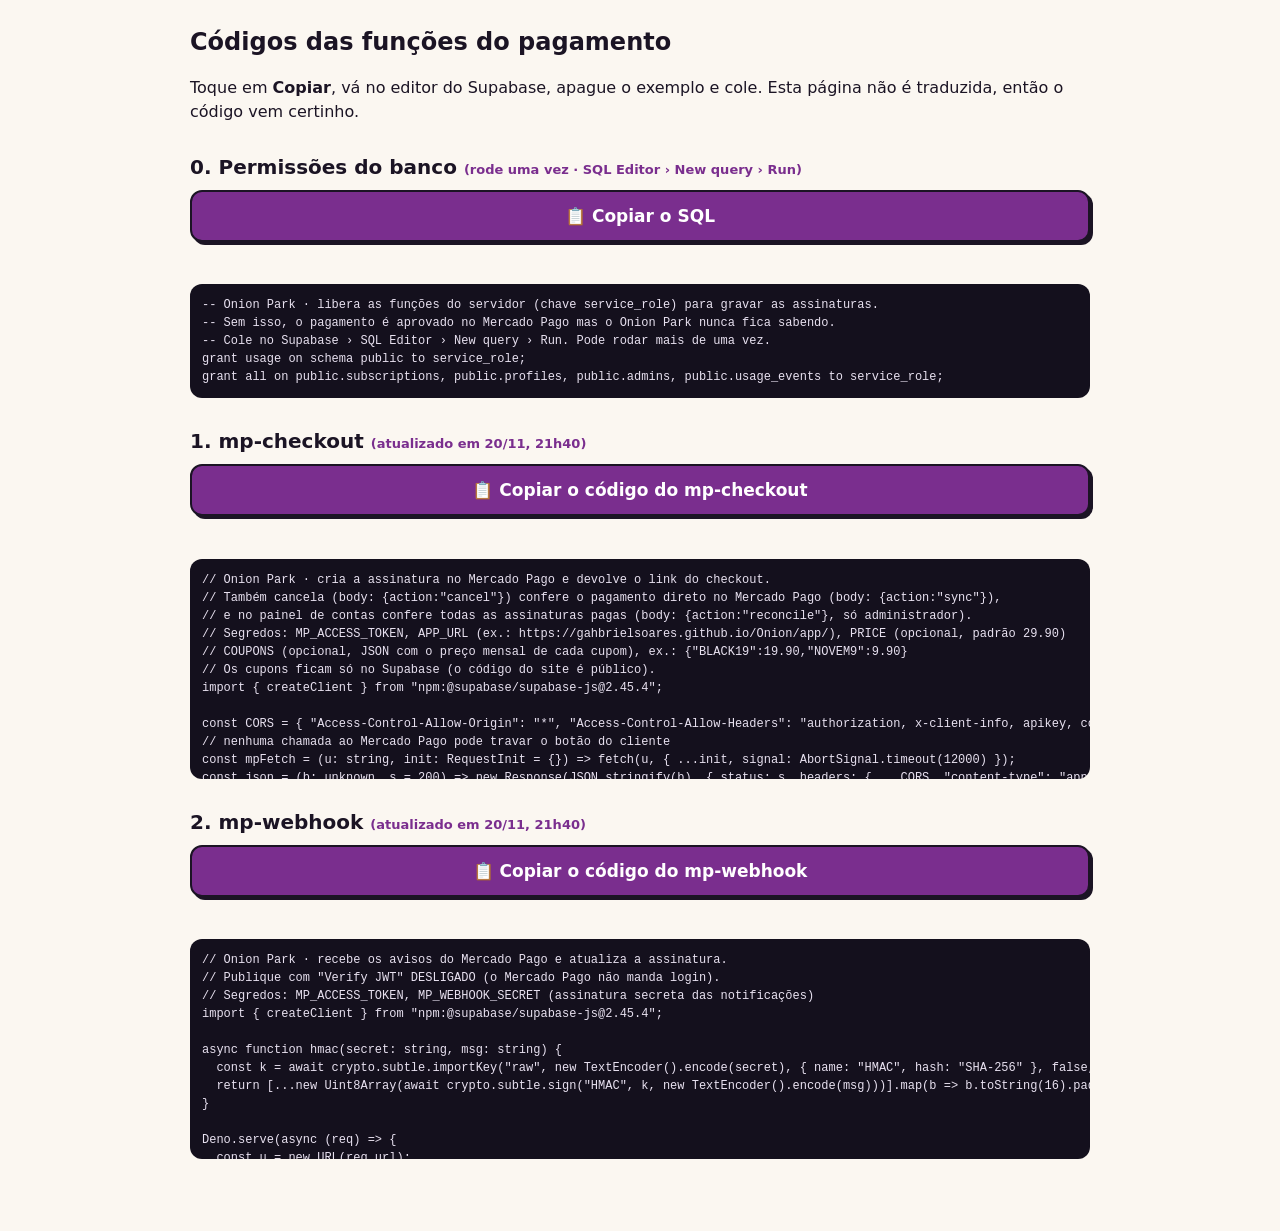
<file: codigo.html>
<!doctype html>
<html lang="en" translate="no" class="notranslate"><head><meta charset="utf-8">
<meta name="google" content="notranslate"><meta name="robots" content="noindex">
<meta name="viewport" content="width=device-width, initial-scale=1, viewport-fit=cover">
<title>Onion Park · códigos das funções</title>
<style>:root{color-scheme:light;box-sizing:border-box;padding-top:env(safe-area-inset-top,0px);padding-bottom:env(safe-area-inset-bottom,0px)}*,*::before,*::after{box-sizing:inherit}
body{margin:0;background:#FBF7F1;color:#1B1424;font:16px/1.5 system-ui,sans-serif}main{width:min(900px,100% - 32px);margin:0 auto;padding:24px 0 60px}
h1{font-size:24px;margin:0 0 6px}h2{font-size:20px;margin:28px 0 8px}
.b{display:block;width:100%;font:800 17px system-ui,sans-serif;padding:14px;border-radius:12px;border:2.5px solid #1B1424;box-shadow:3px 3px 0 #1B1424;background:#7A2E8E;color:#fff;cursor:pointer;margin:8px 0}
pre{background:#14101d;color:#e8e1f0;border-radius:12px;padding:12px;overflow:auto;max-height:220px;font-size:12px}.ok{color:#1d5b33;font-weight:700;min-height:1.4em}</style></head>
<body><main>
<h1>Códigos das funções do pagamento</h1>
<p>Toque em <b>Copiar</b>, vá no editor do Supabase, apague o exemplo e cole. Esta página não é traduzida, então o código vem certinho.</p>
<h2>0. Permissões do banco <small style="font-size:13px;color:#7A2E8E">(rode uma vez · SQL Editor › New query › Run)</small></h2><button class="b" data-c="sq">📋 Copiar o SQL</button><div class="ok" id="ok-sq"></div><pre id="sq">-- Onion Park · libera as funções do servidor (chave service_role) para gravar as assinaturas.
-- Sem isso, o pagamento é aprovado no Mercado Pago mas o Onion Park nunca fica sabendo.
-- Cole no Supabase › SQL Editor › New query › Run. Pode rodar mais de uma vez.
grant usage on schema public to service_role;
grant all on public.subscriptions, public.profiles, public.admins, public.usage_events to service_role;
</pre>
<h2>1. mp-checkout <small style="font-size:13px;color:#7A2E8E">(atualizado em 20/11, 21h40)</small></h2><button class="b" data-c="ck">📋 Copiar o código do mp-checkout</button><div class="ok" id="ok-ck"></div><pre id="ck">// Onion Park · cria a assinatura no Mercado Pago e devolve o link do checkout.
// Também cancela (body: {action:&quot;cancel&quot;}) confere o pagamento direto no Mercado Pago (body: {action:&quot;sync&quot;}),
// e no painel de contas confere todas as assinaturas pagas (body: {action:&quot;reconcile&quot;}, só administrador).
// Segredos: MP_ACCESS_TOKEN, APP_URL (ex.: https://gahbrielsoares.github.io/Onion/app/), PRICE (opcional, padrão 29.90)
// COUPONS (opcional, JSON com o preço mensal de cada cupom), ex.: {&quot;BLACK19&quot;:19.90,&quot;NOVEM9&quot;:9.90}
// Os cupons ficam só no Supabase (o código do site é público).
import { createClient } from &quot;npm:@supabase/supabase-js@2.45.4&quot;;

const CORS = { &quot;Access-Control-Allow-Origin&quot;: &quot;*&quot;, &quot;Access-Control-Allow-Headers&quot;: &quot;authorization, x-client-info, apikey, content-type&quot;, &quot;Access-Control-Allow-Methods&quot;: &quot;POST, OPTIONS&quot; };
// nenhuma chamada ao Mercado Pago pode travar o botão do cliente
const mpFetch = (u: string, init: RequestInit = {}) =&gt; fetch(u, { ...init, signal: AbortSignal.timeout(12000) });
const json = (b: unknown, s = 200) =&gt; new Response(JSON.stringify(b), { status: s, headers: { ...CORS, &quot;content-type&quot;: &quot;application/json&quot; } });

Deno.serve(async (req) =&gt; {
  if (req.method === &quot;OPTIONS&quot;) return new Response(&quot;ok&quot;, { headers: CORS });
  try {
    const url = Deno.env.get(&quot;SUPABASE_URL&quot;)!, service = Deno.env.get(&quot;SUPABASE_SERVICE_ROLE_KEY&quot;)!;
    const MP = Deno.env.get(&quot;MP_ACCESS_TOKEN&quot;); if (!MP) return json({ error: &quot;MP_ACCESS_TOKEN não configurado&quot; }, 500);
    const admin = createClient(url, service);
    const jwt = (req.headers.get(&quot;authorization&quot;) || &quot;&quot;).replace(&quot;Bearer &quot;, &quot;&quot;);
    const { data: { user } } = await admin.auth.getUser(jwt);
    if (!user) return json({ error: &quot;Faça login de novo.&quot; }, 401);
    const body = await req.json().catch(() =&gt; ({}));
    const { data: sub, error: se } = await admin.from(&quot;subscriptions&quot;).select(&quot;*&quot;).eq(&quot;user_id&quot;, user.id).maybeSingle();
    if (se) return json({ error: &quot;O banco não deixou a função ler a assinatura (&quot; + se.message + &quot;). Rode o SQL de permissões da página codigo.html.&quot; }, 500);

    if (body.action === &quot;cancel&quot;) {
      if (!sub?.preapproval_id) return json({ error: &quot;Você não tem assinatura ativa.&quot; }, 400);
      const r = await mpFetch(`https://api.mercadopago.com/preapproval/${sub.preapproval_id}`, { method: &quot;PUT&quot;, headers: { Authorization: `Bearer ${MP}`, &quot;content-type&quot;: &quot;application/json&quot; }, body: JSON.stringify({ status: &quot;cancelled&quot; }) });
      if (!r.ok) return json({ error: &quot;O Mercado Pago não aceitou o cancelamento: &quot; + (await r.text()).slice(0, 200) }, 502);
      const until = sub.next_payment_date &amp;&amp; new Date(sub.next_payment_date) &gt; new Date() ? sub.next_payment_date : sub.access_until;
      await admin.from(&quot;subscriptions&quot;).update({ status: &quot;cancelled&quot;, access_until: until, updated_at: new Date().toISOString() }).eq(&quot;user_id&quot;, user.id);
      return json({ ok: true, access_until: until });
    }

    const H = { headers: { Authorization: `Bearer ${MP}` } };
    // lista as assinaturas PAGAS da conta do Mercado Pago (são poucas), das mais novas para as mais antigas
    const paidList = async (extra = &quot;&quot;) =&gt; {
      const all: any[] = [];
      for (let off = 0; off &lt; 1000; off += 100) {
        const r = await mpFetch(`https://api.mercadopago.com/preapproval/search?status=authorized&amp;sort=date_created:desc&amp;limit=100&amp;offset=${off}${extra}`, H);
        if (!r.ok) break;
        const res = (await r.json()).results || []; all.push(...res); if (res.length &lt; 100) break;
      }
      return all;
    };
    const lower = (x: unknown) =&gt; String(x || &quot;&quot;).trim().toLowerCase();
    const save = async (uid: string, pre: any, payer?: string | null) =&gt; {
      const next = pre.next_payment_date || null;
      const row: Record&lt;string, unknown&gt; = { user_id: uid, preapproval_id: pre.id, status: pre.status, payer_email: pre.payer_email || payer || null, next_payment_date: next, updated_at: new Date().toISOString() };
      if (pre.status === &quot;authorized&quot;) row.access_until = next || new Date(Date.now() + 31 * 864e5).toISOString();
      const { error } = await admin.from(&quot;subscriptions&quot;).upsert(row); if (error) throw new Error(&quot;Supabase: &quot; + error.message);
    };

    // confere direto no Mercado Pago (não depende do aviso automático chegar)
    if (body.action === &quot;sync&quot;) {
      const mine = [lower(user.email), lower(sub?.payer_email)].filter(Boolean);
      let pre: any = null;
      if (sub?.preapproval_id) { const r = await mpFetch(`https://api.mercadopago.com/preapproval/${sub.preapproval_id}`, H); if (r.ok) { const x = await r.json(); if (x.status === &quot;authorized&quot;) pre = x; } }
      if (!pre) {
        const list = await paidList();
        pre = list.find((x: any) =&gt; x.external_reference === user.id) || list.find((x: any) =&gt; mine.includes(lower(x.payer_email)));
      }
      if (!pre) return json({ status: sub?.status || &quot;none&quot;, found: false });
      await save(user.id, pre, sub?.payer_email);
      return json({ status: pre.status, found: true });
    }

    // painel de contas: confere TODAS as assinaturas pagas e libera quem pagou (só administrador)
    if (body.action === &quot;reconcile&quot;) {
      const { data: adm, error: ae } = await admin.from(&quot;admins&quot;).select(&quot;email&quot;).eq(&quot;email&quot;, user.email).maybeSingle();
      if (ae) return json({ error: &quot;O banco não deixou a função ler os dados (&quot; + ae.message + &quot;). Rode o SQL de permissões da página codigo.html.&quot; }, 500);
      if (!adm) return json({ error: &quot;Só administrador.&quot; }, 403);
      const { data: profs } = await admin.from(&quot;profiles&quot;).select(&quot;id,email&quot;);
      const byId = new Map((profs || []).map((x: any) =&gt; [x.id, x.email])), byEmail = new Map((profs || []).map((x: any) =&gt; [lower(x.email), x.id]));
      const list = await paidList(), out: any[] = [];
      for (const pre of list) {
        const uid = byId.has(pre.external_reference) ? pre.external_reference : byEmail.get(lower(pre.payer_email));
        if (uid) await save(uid, pre);
        out.push({ id: pre.id, payer_email: pre.payer_email || &quot;&quot;, amount: pre.auto_recurring?.transaction_amount, created: pre.date_created, next: pre.next_payment_date, account: uid ? byId.get(uid) : null });
      }
      return json({ ok: true, total: list.length, linked: out.filter(x =&gt; x.account).length, items: out });
    }

    // cupom: o preço vem só do servidor
    let coupons: Record&lt;string, number&gt; = {};
    try { coupons = JSON.parse(Deno.env.get(&quot;COUPONS&quot;) || &quot;{}&quot;); } catch (_) { coupons = {}; }
    const code = String(body.coupon || &quot;&quot;).trim().toUpperCase();
    const base = Number(Deno.env.get(&quot;PRICE&quot;) || &quot;29.90&quot;);
    if (code &amp;&amp; !(code in coupons)) return json({ error: &quot;Cupom inválido.&quot; }, 400);
    const price = code ? Number(coupons[code]) : base;
    if (body.action === &quot;quote&quot;) return json({ price, coupon: code || null });

    if (sub?.status === &quot;authorized&quot;) return json({ error: &quot;Sua assinatura já está ativa.&quot; }, 400);
    const payer = String(body.payer_email || user.email || &quot;&quot;).trim();
    // valores muito baixos podem ser recusados: tenta o valor do cupom e, se não der, o mínimo aceito
    const tries = [...new Set([price, ...(price &lt; 1 ? [1, 2, 5] : [])])];
    let p: any = null, ok = false, used = price;
    for (const amount of tries) {
      const r = await mpFetch(&quot;https://api.mercadopago.com/preapproval&quot;, {
        method: &quot;POST&quot;, headers: { Authorization: `Bearer ${MP}`, &quot;content-type&quot;: &quot;application/json&quot; },
        body: JSON.stringify({
          reason: code ? `Onion Park · assinatura mensal (cupom ${code})` : &quot;Onion Park · assinatura mensal&quot;,
          external_reference: user.id,
          payer_email: payer,
          back_url: Deno.env.get(&quot;APP_URL&quot;) || &quot;https://gahbrielsoares.github.io/Onion/app/&quot;,
          status: &quot;pending&quot;,
          auto_recurring: { frequency: 1, frequency_type: &quot;months&quot;, transaction_amount: amount, currency_id: &quot;BRL&quot; }
        })
      });
      p = await r.json().catch(() =&gt; ({ message: `resposta inválida (${r.status})` })); ok = r.ok &amp;&amp; !!p.init_point; used = amount;
      if (ok) break;
    }
    if (!ok) return json({ error: &quot;O Mercado Pago recusou: &quot; + (p?.message || JSON.stringify(p).slice(0, 200)) }, 502);
    const { error: ue } = await admin.from(&quot;subscriptions&quot;).upsert({ user_id: user.id, preapproval_id: p.id, status: &quot;pending&quot;, payer_email: payer, updated_at: new Date().toISOString() });
    if (ue) console.log(&quot;não gravou a assinatura pendente:&quot;, ue.message);
    return json({ init_point: p.init_point, price: used });
  } catch (e) {
    const m = String(e?.message || e);
    if (/timed? ?out|abort/i.test(m)) return json({ error: &quot;O Mercado Pago demorou para responder. Tente de novo em instantes.&quot; }, 504);
    return json({ error: m }, 500);
  }
});
</pre>
<h2>2. mp-webhook <small style="font-size:13px;color:#7A2E8E">(atualizado em 20/11, 21h40)</small></h2><button class="b" data-c="wh">📋 Copiar o código do mp-webhook</button><div class="ok" id="ok-wh"></div><pre id="wh">// Onion Park · recebe os avisos do Mercado Pago e atualiza a assinatura.
// Publique com &quot;Verify JWT&quot; DESLIGADO (o Mercado Pago não manda login).
// Segredos: MP_ACCESS_TOKEN, MP_WEBHOOK_SECRET (assinatura secreta das notificações)
import { createClient } from &quot;npm:@supabase/supabase-js@2.45.4&quot;;

async function hmac(secret: string, msg: string) {
  const k = await crypto.subtle.importKey(&quot;raw&quot;, new TextEncoder().encode(secret), { name: &quot;HMAC&quot;, hash: &quot;SHA-256&quot; }, false, [&quot;sign&quot;]);
  return [...new Uint8Array(await crypto.subtle.sign(&quot;HMAC&quot;, k, new TextEncoder().encode(msg)))].map(b =&gt; b.toString(16).padStart(2, &quot;0&quot;)).join(&quot;&quot;);
}

Deno.serve(async (req) =&gt; {
  const u = new URL(req.url);
  const body = await req.json().catch(() =&gt; ({} as Record&lt;string, unknown&gt;));
  const type = String((body as any).type || u.searchParams.get(&quot;type&quot;) || u.searchParams.get(&quot;topic&quot;) || &quot;&quot;);
  const id = String((body as any)?.data?.id || u.searchParams.get(&quot;data.id&quot;) || u.searchParams.get(&quot;id&quot;) || &quot;&quot;);
  if (!id) return new Response(&quot;ok&quot;);

  // confere a assinatura secreta (x-signature) quando o segredo estiver configurado
  const secret = Deno.env.get(&quot;MP_WEBHOOK_SECRET&quot;);
  if (secret) {
    const sig = req.headers.get(&quot;x-signature&quot;) || &quot;&quot;, reqId = req.headers.get(&quot;x-request-id&quot;) || &quot;&quot;;
    const parts = Object.fromEntries(sig.split(&quot;,&quot;).map(s =&gt; s.trim().split(&quot;=&quot;)));
    const manifest = `id:${(u.searchParams.get(&quot;data.id&quot;) || id).toLowerCase()};request-id:${reqId};ts:${parts.ts};`;
    // se não bater, só registra: os dados abaixo vêm sempre da API do Mercado Pago com o seu token,
    // então um aviso falso não consegue liberar ninguém; e um segredo digitado errado não trava os clientes
    if (!parts.v1 || (await hmac(secret, manifest)) !== parts.v1) console.log(&quot;x-signature não conferiu; seguindo com a consulta à API&quot;);
  }

  const MP = Deno.env.get(&quot;MP_ACCESS_TOKEN&quot;)!;
  const admin = createClient(Deno.env.get(&quot;SUPABASE_URL&quot;)!, Deno.env.get(&quot;SUPABASE_SERVICE_ROLE_KEY&quot;)!);
  let pre: any = null;
  if (/preapproval/.test(type)) {
    const r = await fetch(`https://api.mercadopago.com/preapproval/${id}`, { headers: { Authorization: `Bearer ${MP}` } }); if (r.ok) pre = await r.json();
  } else if (/authorized_payment/.test(type)) {
    const r = await fetch(`https://api.mercadopago.com/authorized_payments/${id}`, { headers: { Authorization: `Bearer ${MP}` } });
    if (r.ok) { const ap = await r.json(); if (ap.preapproval_id) { const r2 = await fetch(`https://api.mercadopago.com/preapproval/${ap.preapproval_id}`, { headers: { Authorization: `Bearer ${MP}` } }); if (r2.ok) pre = await r2.json(); } }
  }
  if (!pre || !pre.external_reference) return new Response(&quot;ok&quot;);

  // um aviso de uma assinatura antiga (abandonada ou trocada) não pode derrubar a assinatura atual
  const { data: cur } = await admin.from(&quot;subscriptions&quot;).select(&quot;preapproval_id,status&quot;).eq(&quot;user_id&quot;, pre.external_reference).maybeSingle();
  if (cur &amp;&amp; cur.preapproval_id &amp;&amp; cur.preapproval_id !== pre.id &amp;&amp; pre.status !== &quot;authorized&quot;) return new Response(&quot;ok&quot;);

  const next = pre.next_payment_date || null;
  const row: Record&lt;string, unknown&gt; = { user_id: pre.external_reference, preapproval_id: pre.id, status: pre.status, payer_email: pre.payer_email || null, next_payment_date: next, updated_at: new Date().toISOString() };
  if (pre.status === &quot;authorized&quot; &amp;&amp; next) row.access_until = next;   // pago até a próxima cobrança
  const { error } = await admin.from(&quot;subscriptions&quot;).upsert(row);
  if (error) { console.log(&quot;não gravou:&quot;, error.message); return new Response(&quot;erro no banco&quot;, { status: 500 }); }   // o Mercado Pago tenta de novo depois
  return new Response(&quot;ok&quot;);
});
</pre>
</main>
<script>
document.querySelectorAll("[data-c]").forEach(b=>b.onclick=async()=>{const id=b.dataset.c,t=document.getElementById(id).textContent,ok=document.getElementById("ok-"+id);
  try{await navigator.clipboard.writeText(t);ok.textContent="✓ Copiado! Agora cole no editor do Supabase.";}
  catch(e){const r=document.createRange();r.selectNodeContents(document.getElementById(id));const s=getSelection();s.removeAllRanges();s.addRange(r);document.execCommand("copy");ok.textContent="✓ Copiado (se não colar, segure o dedo no código e use Copiar).";}});
</script></body></html>
</file>
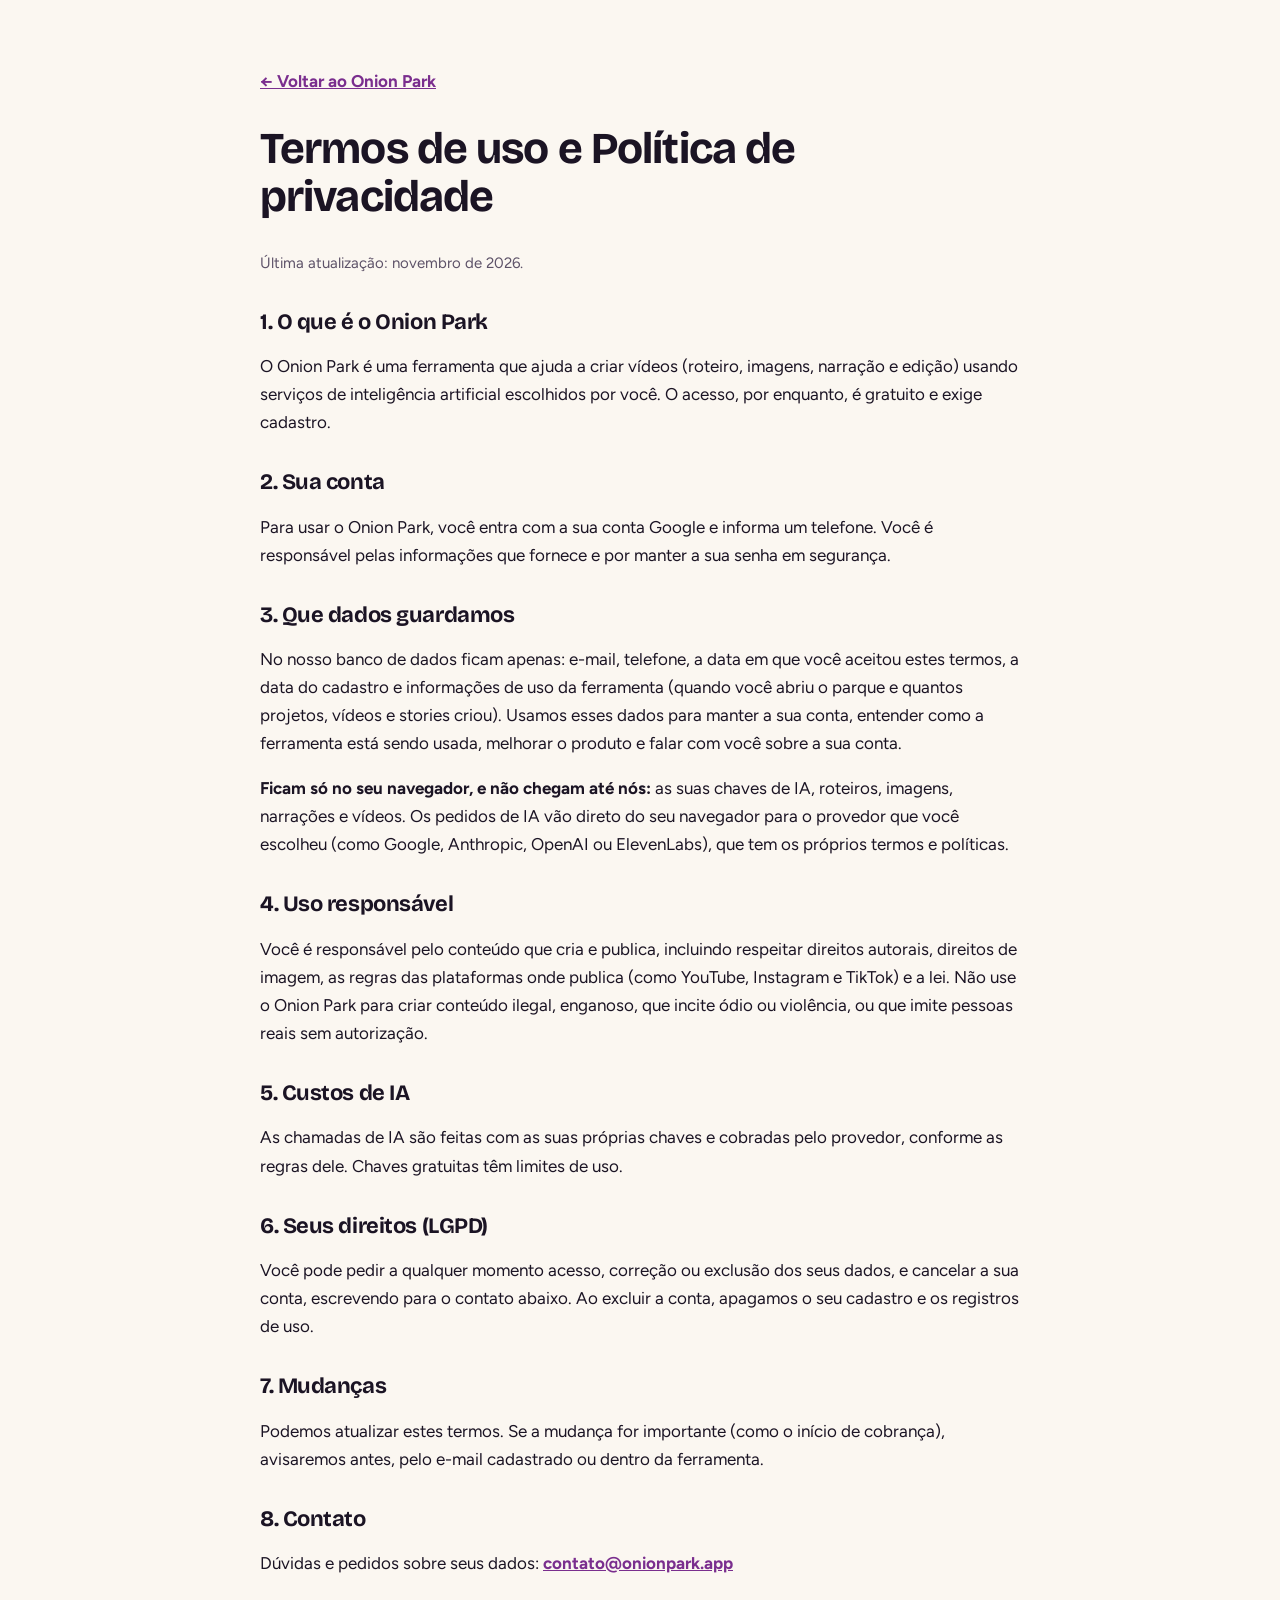
<file: termos.html>
<!doctype html>
<html lang="pt-BR"><head><meta charset="utf-8"><meta name="viewport" content="width=device-width, initial-scale=1, viewport-fit=cover">
<title>Termos de uso e Política de privacidade · Onion Park</title>
<link href="https://fonts.googleapis.com/css2?family=Bricolage+Grotesque:opsz,wght@12..96,800&family=Figtree:wght@400;600;700&display=swap" rel="stylesheet">
<style>:root{color-scheme:light;box-sizing:border-box;padding-top:env(safe-area-inset-top,0px);padding-bottom:env(safe-area-inset-bottom,0px)}*,*::before,*::after{box-sizing:inherit}
body{margin:0;background:#FBF7F1;color:#1B1424;font:17px/1.65 Figtree,system-ui,sans-serif}main{width:min(760px,100% - 40px);margin:0 auto;padding:50px 0 80px}
h1,h2{font-family:"Bricolage Grotesque",Figtree,sans-serif;letter-spacing:-.02em;line-height:1.1}h1{font-size:clamp(30px,5vw,44px)}h2{font-size:22px;margin-top:34px}
a{color:#7A2E8E;font-weight:700}.m{color:#5d5268;font-size:15px}</style></head>
<body><main>
<p><a href="./">← Voltar ao Onion Park</a></p>
<h1>Termos de uso e Política de privacidade</h1>
<p class="m">Última atualização: novembro de 2026.</p>

<h2>1. O que é o Onion Park</h2>
<p>O Onion Park é uma ferramenta que ajuda a criar vídeos (roteiro, imagens, narração e edição) usando serviços de inteligência artificial escolhidos por você. O acesso, por enquanto, é gratuito e exige cadastro.</p>

<h2>2. Sua conta</h2>
<p>Para usar o Onion Park, você entra com a sua conta Google e informa um telefone. Você é responsável pelas informações que fornece e por manter a sua senha em segurança.</p>

<h2>3. Que dados guardamos</h2>
<p>No nosso banco de dados ficam apenas: e-mail, telefone, a data em que você aceitou estes termos, a data do cadastro e informações de uso da ferramenta (quando você abriu o parque e quantos projetos, vídeos e stories criou). Usamos esses dados para manter a sua conta, entender como a ferramenta está sendo usada, melhorar o produto e falar com você sobre a sua conta.</p>
<p><b>Ficam só no seu navegador, e não chegam até nós:</b> as suas chaves de IA, roteiros, imagens, narrações e vídeos. Os pedidos de IA vão direto do seu navegador para o provedor que você escolheu (como Google, Anthropic, OpenAI ou ElevenLabs), que tem os próprios termos e políticas.</p>

<h2>4. Uso responsável</h2>
<p>Você é responsável pelo conteúdo que cria e publica, incluindo respeitar direitos autorais, direitos de imagem, as regras das plataformas onde publica (como YouTube, Instagram e TikTok) e a lei. Não use o Onion Park para criar conteúdo ilegal, enganoso, que incite ódio ou violência, ou que imite pessoas reais sem autorização.</p>

<h2>5. Custos de IA</h2>
<p>As chamadas de IA são feitas com as suas próprias chaves e cobradas pelo provedor, conforme as regras dele. Chaves gratuitas têm limites de uso.</p>

<h2>6. Seus direitos (LGPD)</h2>
<p>Você pode pedir a qualquer momento acesso, correção ou exclusão dos seus dados, e cancelar a sua conta, escrevendo para o contato abaixo. Ao excluir a conta, apagamos o seu cadastro e os registros de uso.</p>

<h2>7. Mudanças</h2>
<p>Podemos atualizar estes termos. Se a mudança for importante (como o início de cobrança), avisaremos antes, pelo e-mail cadastrado ou dentro da ferramenta.</p>

<h2>8. Contato</h2>
<p>Dúvidas e pedidos sobre seus dados: <a href="mailto:contato@onionpark.app">contato@onionpark.app</a></p>
</main></body></html>
</file>
